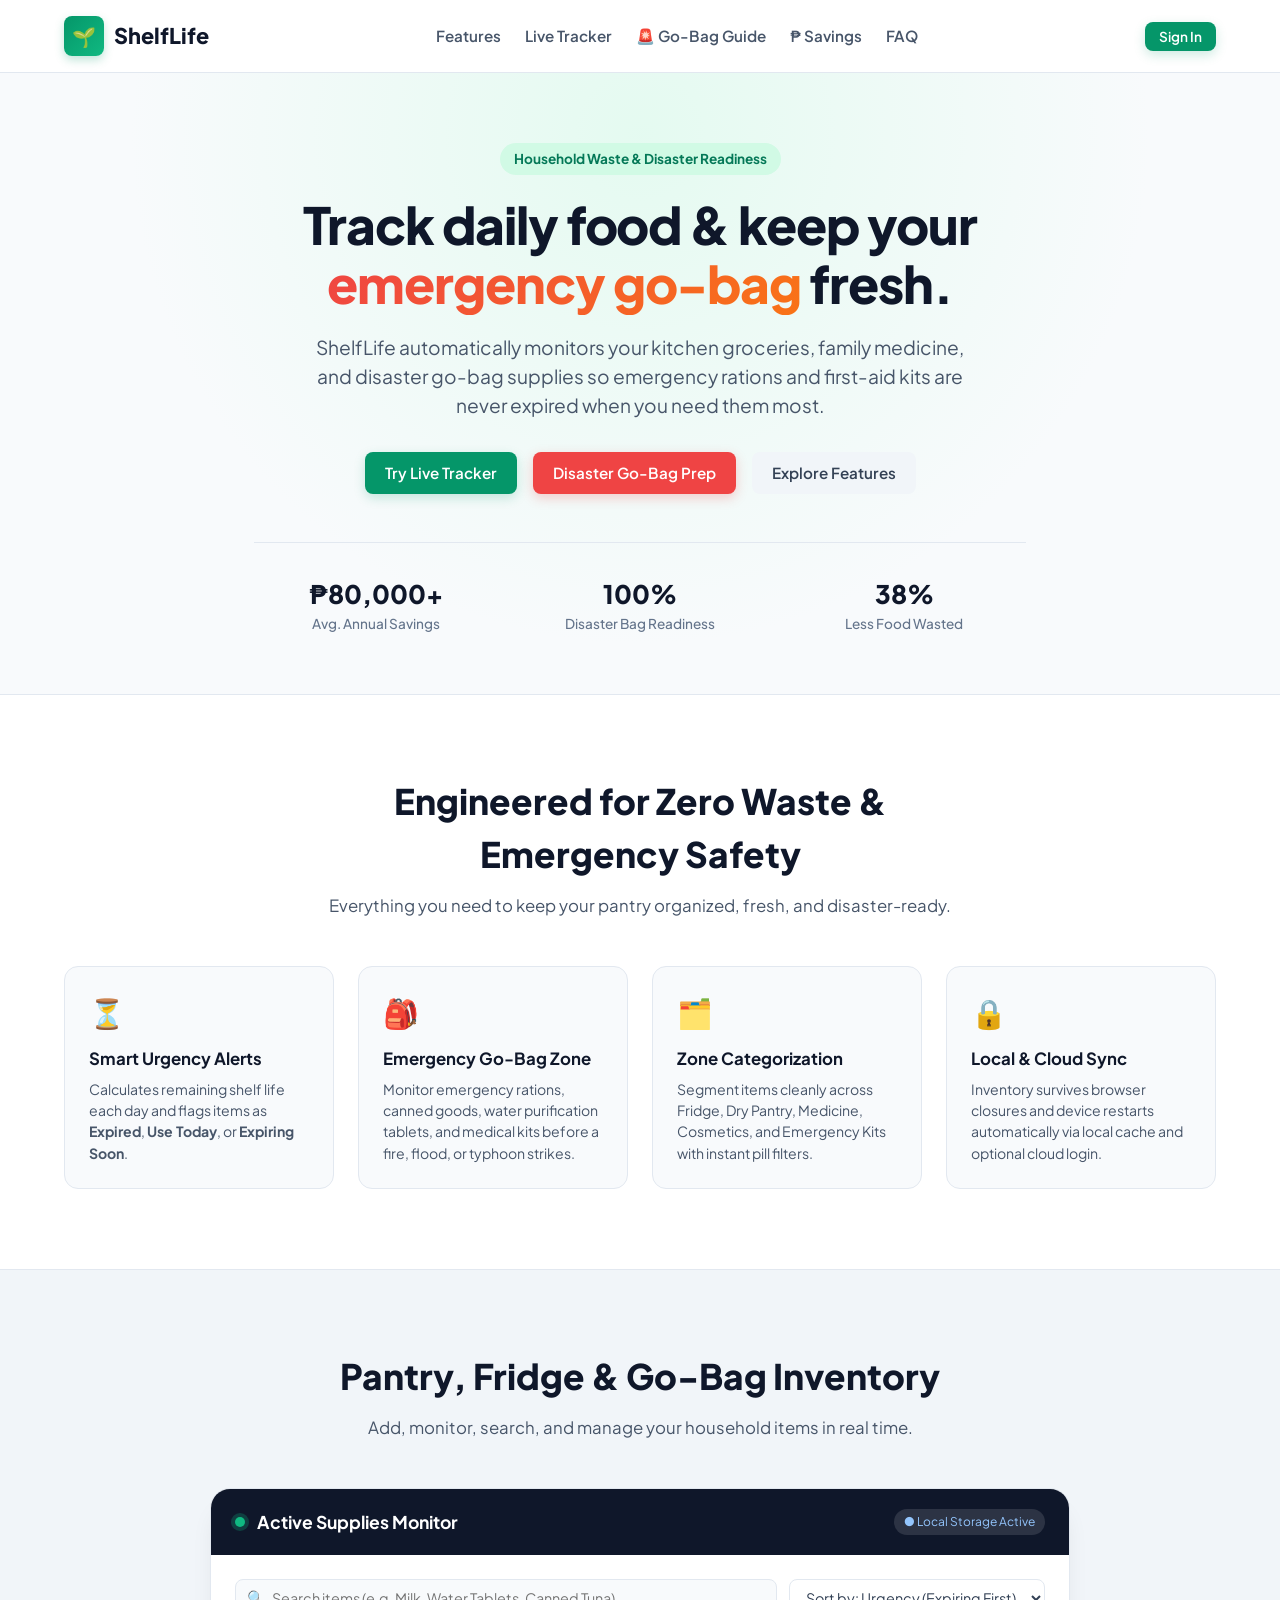
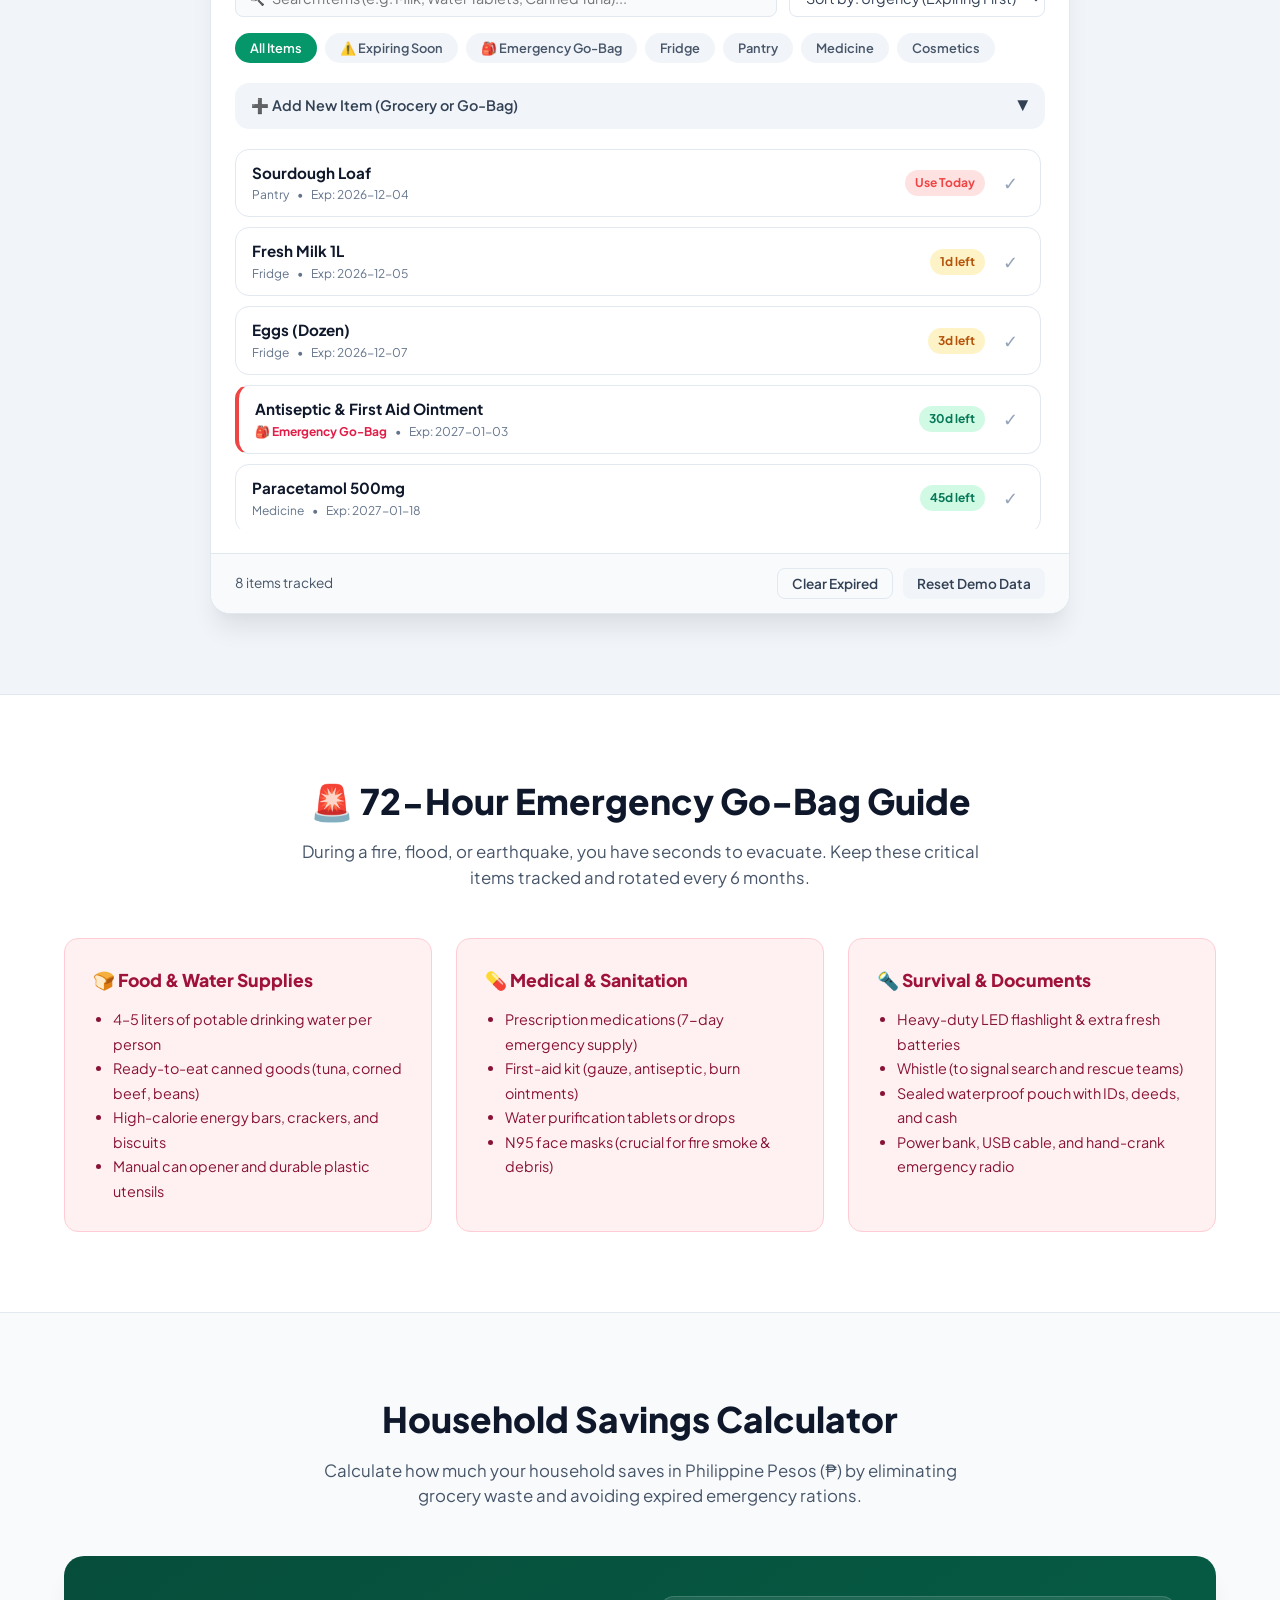
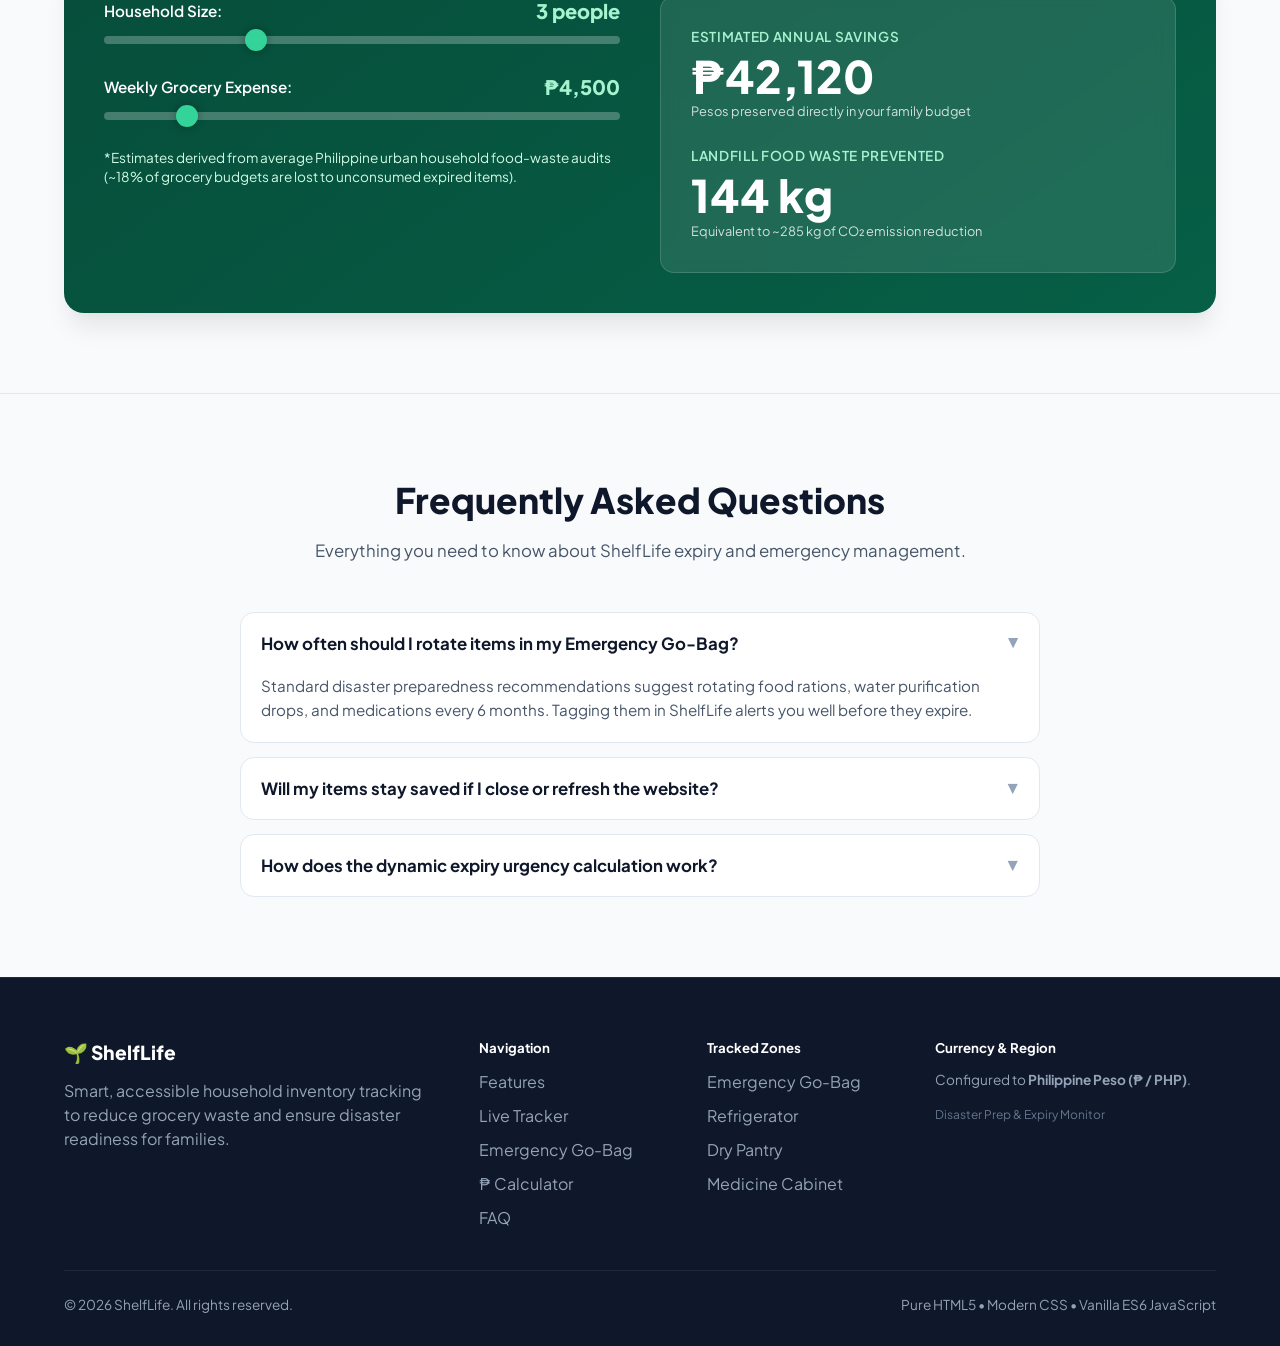
<file: index.html>
<!doctype html>
<html lang="en">
  <head>
    <meta charset="UTF-8" />
    <meta name="viewport" content="width=device-width, initial-scale=1.0" />
    <title>ShelfLife — Household Expiry & Disaster Prep Tracker</title>
    <link rel="stylesheet" href="style.css" />
    <link rel="preconnect" href="https://fonts.googleapis.com" />
    <link rel="preconnect" href="https://fonts.gstatic.com" />
    <link
      href="https://fonts.googleapis.com/css2?family=Plus+Jakarta+Sans:wght@400;500;600;700;800&display=swap"
      rel="stylesheet"
    />
  </head>
  <body>
    <!-- Top Navigation -->
    <header class="navbar">
      <div class="container nav-wrapper">
        <a href="#" class="brand">
          <div class="brand-icon">🌱</div>
          <span>ShelfLife</span>
        </a>

        <nav>
          <ul class="nav-links">
            <li><a href="#features" class="nav-link">Features</a></li>
            <li><a href="#tracker" class="nav-link">Live Tracker</a></li>
            <li><a href="#gobag" class="nav-link">🚨 Go-Bag Guide</a></li>
            <li><a href="#calculator" class="nav-link">₱ Savings</a></li>
            <li><a href="#faq" class="nav-link">FAQ</a></li>
          </ul>
        </nav>

        <div class="nav-actions">
          <div id="authContainer">
            <button
              class="btn btn-primary btn-sm"
              onclick="openAuthModal('signin')"
            >
              Sign In
            </button>
          </div>
        </div>
      </div>
    </header>

    <!-- Hero Section -->
    <section class="hero">
      <div class="container hero-content">
        <div class="hero-badge">
          <span> Household Waste & Disaster Readiness</span>
        </div>
        <h1 class="hero-title">
          Track daily food & keep your <span>emergency go-bag</span> fresh.
        </h1>
        <p class="hero-sub">
          ShelfLife automatically monitors your kitchen groceries, family
          medicine, and disaster go-bag supplies so emergency rations and
          first-aid kits are never expired when you need them most.
        </p>

        <div class="hero-ctas">
          <a href="#tracker" class="btn btn-primary">Try Live Tracker</a>
          <a href="#gobag" class="btn btn-danger">Disaster Go-Bag Prep</a>
          <a href="#features" class="btn btn-secondary">Explore Features</a>
        </div>

        <div class="stats-row">
          <div class="stat-card">
            <h4>₱80,000+</h4>
            <p>Avg. Annual Savings</p>
          </div>
          <div class="stat-card">
            <h4>100%</h4>
            <p>Disaster Bag Readiness</p>
          </div>
          <div class="stat-card">
            <h4>38%</h4>
            <p>Less Food Wasted</p>
          </div>
        </div>
      </div>
    </section>

    <!-- Dedicated Features Section -->
    <section class="features-section" id="features">
      <div class="container">
        <div class="section-head">
          <h2>Engineered for Zero Waste & Emergency Safety</h2>
          <p>
            Everything you need to keep your pantry organized, fresh, and
            disaster-ready.
          </p>
        </div>

        <div class="features-grid">
          <div class="feature-card">
            <div class="feature-icon">⏳</div>
            <h3>Smart Urgency Alerts</h3>
            <p>
              Calculates remaining shelf life each day and flags items as
              <strong>Expired</strong>, <strong>Use Today</strong>, or
              <strong>Expiring Soon</strong>.
            </p>
          </div>

          <div class="feature-card">
            <div class="feature-icon">🎒</div>
            <h3>Emergency Go-Bag Zone</h3>
            <p>
              Monitor emergency rations, canned goods, water purification
              tablets, and medical kits before a fire, flood, or typhoon
              strikes.
            </p>
          </div>

          <div class="feature-card">
            <div class="feature-icon">🗂️</div>
            <h3>Zone Categorization</h3>
            <p>
              Segment items cleanly across Fridge, Dry Pantry, Medicine,
              Cosmetics, and Emergency Kits with instant pill filters.
            </p>
          </div>

          <div class="feature-card">
            <div class="feature-icon">🔒</div>
            <h3>Local & Cloud Sync</h3>
            <p>
              Inventory survives browser closures and device restarts
              automatically via local cache and optional cloud login.
            </p>
          </div>
        </div>
      </div>
    </section>

    <!-- Dedicated Live Tracker Section -->
    <section class="tracker-section" id="tracker">
      <div class="container">
        <div class="section-head">
          <h2>Pantry, Fridge & Go-Bag Inventory</h2>
          <p>
            Add, monitor, search, and manage your household items in real time.
          </p>
        </div>

        <div class="tracker-wrapper">
          <div class="tracker-card">
            <div class="tracker-header">
              <div class="tracker-header-left">
                <div class="dot-pulse"></div>
                <h3>Active Supplies Monitor</h3>
              </div>
              <div class="sync-pill" id="syncStatusPill">
                <span>● Local Storage Active</span>
              </div>
            </div>

            <div class="tracker-body">
              <!-- Controls -->
              <div class="tracker-controls">
                <div class="search-filter-row">
                  <div class="search-box">
                    <span class="search-icon">🔍</span>
                    <input
                      type="text"
                      id="searchInput"
                      placeholder="Search items (e.g. Milk, Water Tablets, Canned Tuna)..."
                      oninput="renderItems()"
                    />
                  </div>
                  <select
                    id="sortSelect"
                    class="select-sort"
                    onchange="renderItems()"
                  >
                    <option value="urgency">
                      Sort by: Urgency (Expiring First)
                    </option>
                    <option value="name">Sort by: Name (A-Z)</option>
                    <option value="category">Sort by: Category</option>
                  </select>
                </div>

                <div class="filter-pills">
                  <button
                    class="filter-pill active"
                    onclick="setCategoryFilter('all', this)"
                  >
                    All Items
                  </button>
                  <button
                    class="filter-pill filter-pill-urgent"
                    onclick="setCategoryFilter('critical', this)"
                  >
                    ⚠️ Expiring Soon
                  </button>
                  <button
                    class="filter-pill filter-pill-gobag"
                    onclick="setCategoryFilter('gobag', this)"
                  >
                    🎒 Emergency Go-Bag
                  </button>
                  <button
                    class="filter-pill"
                    onclick="setCategoryFilter('fridge', this)"
                  >
                    Fridge
                  </button>
                  <button
                    class="filter-pill"
                    onclick="setCategoryFilter('pantry', this)"
                  >
                    Pantry
                  </button>
                  <button
                    class="filter-pill"
                    onclick="setCategoryFilter('medicine', this)"
                  >
                    Medicine
                  </button>
                  <button
                    class="filter-pill"
                    onclick="setCategoryFilter('cosmetics', this)"
                  >
                    Cosmetics
                  </button>
                </div>

                <!-- Collapsible Add Item Bar -->
                <div>
                  <div class="add-form-trigger" onclick="toggleAddForm()">
                    <span>➕ Add New Item (Grocery or Go-Bag)</span>
                    <span id="formChevron">▼</span>
                  </div>
                  <form
                    id="addItemForm"
                    class="drawer-form"
                    onsubmit="handleAddItem(event)"
                  >
                    <div class="drawer-grid">
                      <div class="input-group">
                        <label>Item Name</label>
                        <input
                          type="text"
                          id="itemNameInput"
                          placeholder="e.g., Water Purification Tablets / Canned Tuna"
                          required
                        />
                      </div>
                      <div class="input-group">
                        <label>Category</label>
                        <select id="itemCategorySelect">
                          <option value="gobag">🎒 Emergency Go-Bag</option>
                          <option value="fridge">Fridge</option>
                          <option value="pantry">Pantry</option>
                          <option value="medicine">Medicine</option>
                          <option value="cosmetics">Cosmetics</option>
                        </select>
                      </div>
                      <div class="input-group">
                        <label>Expiry / Rotation Date</label>
                        <input type="date" id="itemDateInput" required />
                      </div>
                      <div>
                        <button
                          type="submit"
                          class="btn btn-primary"
                          style="height: 38px"
                        >
                          Save Item
                        </button>
                      </div>
                    </div>
                  </form>
                </div>
              </div>

              <!-- Item Container -->
              <div
                class="items-container"
                id="itemsContainer"
                aria-live="polite"
              >
                <!-- Dynamically populated -->
              </div>
            </div>

            <div class="tracker-footer">
              <span id="itemsSummaryCount">0 items tracked</span>
              <div style="display: flex; gap: 10px">
                <button
                  class="btn btn-sm btn-outline"
                  onclick="consumeAllExpired()"
                  title="Batch action"
                >
                  Clear Expired
                </button>
                <button
                  class="btn btn-sm btn-secondary"
                  onclick="seedSampleData()"
                >
                  Reset Demo Data
                </button>
              </div>
            </div>
          </div>
        </div>
      </div>
    </section>

    <!-- Emergency Go-Bag Essentials Guide Section -->
    <section class="gobag-section" id="gobag">
      <div class="container">
        <div class="section-head">
          <h2>🚨 72-Hour Emergency Go-Bag Guide</h2>
          <p>
            During a fire, flood, or earthquake, you have seconds to evacuate.
            Keep these critical items tracked and rotated every 6 months.
          </p>
        </div>

        <div class="gobag-grid">
          <div class="gobag-box">
            <h4>🍞 Food & Water Supplies</h4>
            <ul>
              <li>4–5 liters of potable drinking water per person</li>
              <li>Ready-to-eat canned goods (tuna, corned beef, beans)</li>
              <li>High-calorie energy bars, crackers, and biscuits</li>
              <li>Manual can opener and durable plastic utensils</li>
            </ul>
          </div>

          <div class="gobag-box">
            <h4>💊 Medical & Sanitation</h4>
            <ul>
              <li>Prescription medications (7-day emergency supply)</li>
              <li>First-aid kit (gauze, antiseptic, burn ointments)</li>
              <li>Water purification tablets or drops</li>
              <li>N95 face masks (crucial for fire smoke & debris)</li>
            </ul>
          </div>

          <div class="gobag-box">
            <h4>🔦 Survival & Documents</h4>
            <ul>
              <li>Heavy-duty LED flashlight & extra fresh batteries</li>
              <li>Whistle (to signal search and rescue teams)</li>
              <li>Sealed waterproof pouch with IDs, deeds, and cash</li>
              <li>Power bank, USB cable, and hand-crank emergency radio</li>
            </ul>
          </div>
        </div>
      </div>
    </section>

    <!-- Money Saved Simulator (Philippine Peso) -->
    <section class="calc-section" id="calculator">
      <div class="container">
        <div class="section-head">
          <h2>Household Savings Calculator</h2>
          <p>
            Calculate how much your household saves in Philippine Pesos (₱) by
            eliminating grocery waste and avoiding expired emergency rations.
          </p>
        </div>

        <div class="calc-card">
          <div class="calc-sliders">
            <div class="calc-row">
              <div class="calc-label-val">
                <span>Household Size:</span>
                <span id="familySizeLabel">3 people</span>
              </div>
              <input
                type="range"
                id="familySizeSlider"
                min="1"
                max="8"
                value="3"
                oninput="updateCalculator()"
              />
            </div>

            <div class="calc-row">
              <div class="calc-label-val">
                <span>Weekly Grocery Expense:</span>
                <span id="spendLabel">₱4,500</span>
              </div>
              <input
                type="range"
                id="spendSlider"
                min="1000"
                max="25000"
                step="250"
                value="4500"
                oninput="updateCalculator()"
              />
            </div>

            <p style="font-size: 0.85rem; color: #d1fae5; line-height: 1.4">
              *Estimates derived from average Philippine urban household
              food-waste audits (~18% of grocery budgets are lost to unconsumed
              expired items).
            </p>
          </div>

          <div class="calc-results">
            <div class="result-box">
              <h4>Estimated Annual Savings</h4>
              <div class="big-number" id="annualSavingsVal">₱42,120</div>
              <small>Pesos preserved directly in your family budget</small>
            </div>

            <div class="result-box">
              <h4>Landfill Food Waste Prevented</h4>
              <div class="big-number" id="wasteDivertedVal">148 kg</div>
              <small>Equivalent to ~285 kg of CO₂ emission reduction</small>
            </div>
          </div>
        </div>
      </div>
    </section>

    <!-- FAQ Section -->
    <section class="faq-section" id="faq">
      <div class="container">
        <div class="section-head">
          <h2>Frequently Asked Questions</h2>
          <p>
            Everything you need to know about ShelfLife expiry and emergency
            management.
          </p>
        </div>

        <div class="faq-accordion">
          <div class="faq-item active">
            <button class="faq-question" onclick="toggleFaq(this)">
              <span
                >How often should I rotate items in my Emergency Go-Bag?</span
              >
              <span class="faq-chevron">▲</span>
            </button>
            <div class="faq-answer">
              Standard disaster preparedness recommendations suggest rotating
              food rations, water purification drops, and medications every 6
              months. Tagging them in ShelfLife alerts you well before they
              expire.
            </div>
          </div>

          <div class="faq-item">
            <button class="faq-question" onclick="toggleFaq(this)">
              <span
                >Will my items stay saved if I close or refresh the
                website?</span
              >
              <span class="faq-chevron">▼</span>
            </button>
            <div class="faq-answer">
              Yes! In Guest Mode, items automatically persist in your browser's
              <code>localStorage</code>. Signing into your account unlocks
              multi-device cloud synchronization.
            </div>
          </div>

          <div class="faq-item">
            <button class="faq-question" onclick="toggleFaq(this)">
              <span>How does the dynamic expiry urgency calculation work?</span>
              <span class="faq-chevron">▼</span>
            </button>
            <div class="faq-answer">
              ShelfLife calculates the remaining days between today's date and
              the item's expiration date. It automatically flags items as
              <strong>Expired</strong> (&le; 0 days),
              <strong>Use Today</strong> (0 days),
              <strong>Expiring Soon</strong> (&le; 3 days), or
              <strong>Fresh</strong> (&gt; 3 days)[cite: 1].
            </div>
          </div>
        </div>
      </div>
    </section>

    <!-- Footer -->
    <footer>
      <div class="container">
        <div class="footer-grid">
          <div class="footer-brand">
            <h4>🌱 ShelfLife</h4>
            <p>
              Smart, accessible household inventory tracking to reduce grocery
              waste and ensure disaster readiness for families.
            </p>
          </div>
          <div>
            <h5 style="color: var(--white); margin-bottom: 12px">Navigation</h5>
            <ul class="footer-links">
              <li><a href="#features">Features</a></li>
              <li><a href="#tracker">Live Tracker</a></li>
              <li><a href="#gobag">Emergency Go-Bag</a></li>
              <li><a href="#calculator">₱ Calculator</a></li>
              <li><a href="#faq">FAQ</a></li>
            </ul>
          </div>
          <div>
            <h5 style="color: var(--white); margin-bottom: 12px">
              Tracked Zones
            </h5>
            <ul class="footer-links">
              <li><a href="#tracker">Emergency Go-Bag</a></li>
              <li><a href="#tracker">Refrigerator</a></li>
              <li><a href="#tracker">Dry Pantry</a></li>
              <li><a href="#tracker">Medicine Cabinet</a></li>
            </ul>
          </div>
          <div>
            <h5 style="color: var(--white); margin-bottom: 12px">
              Currency & Region
            </h5>
            <p style="font-size: 0.85rem; margin-bottom: 10px">
              Configured to <strong>Philippine Peso (₱ / PHP)</strong>.
            </p>
            <span style="font-size: 0.75rem; color: var(--slate-500)"
              >Disaster Prep & Expiry Monitor</span
            >
          </div>
        </div>
        <div class="footer-bottom">
          <p>© 2026 ShelfLife. All rights reserved.</p>
          <p>Pure HTML5 • Modern CSS • Vanilla ES6 JavaScript</p>
        </div>
      </div>
    </footer>

    <!-- Sign In / Sign Up Modal -->
    <div
      class="modal-backdrop"
      id="authModal"
      onclick="closeModalOutside(event, 'authModal')"
    >
      <div class="modal-card">
        <div class="modal-header">
          <h3 id="authModalTitle">Sign In to ShelfLife</h3>
          <button class="modal-close" onclick="closeModal('authModal')">
            ✕
          </button>
        </div>
        <div class="modal-body">
          <form id="authForm" onsubmit="handleAuthSubmit(event)">
            <div style="margin-bottom: 14px">
              <label
                style="
                  display: block;
                  font-size: 0.8rem;
                  font-weight: 700;
                  margin-bottom: 4px;
                "
                >Email Address</label
              >
              <input
                type="email"
                id="authEmailInput"
                placeholder="name@domain.com"
                required
                style="
                  width: 100%;
                  padding: 10px;
                  border-radius: 6px;
                  border: 1px solid var(--slate-300);
                "
              />
            </div>
            <div style="margin-bottom: 20px">
              <label
                style="
                  display: block;
                  font-size: 0.8rem;
                  font-weight: 700;
                  margin-bottom: 4px;
                "
                >Password</label
              >
              <input
                type="password"
                id="authPassInput"
                placeholder="••••••••"
                required
                style="
                  width: 100%;
                  padding: 10px;
                  border-radius: 6px;
                  border: 1px solid var(--slate-300);
                "
              />
            </div>
            <button
              type="submit"
              class="btn btn-primary"
              style="width: 100%"
              id="authSubmitBtn"
            >
              Sign In
            </button>
          </form>
          <div style="text-align: center; margin-top: 16px">
            <a
              href="javascript:void(0)"
              onclick="toggleAuthMode()"
              id="authToggleLink"
              style="
                font-size: 0.85rem;
                color: var(--primary);
                font-weight: 600;
              "
              >Need an account? Create one</a
            >
          </div>
        </div>
      </div>
    </div>

    <!-- Non-blocking Toasts -->
    <div class="toast-container" id="toastContainer"></div>

    <script src="index.js"></script>
  </body>
</html>
</file>
<file: style.css>
:root {
  --primary: #059669;
  --primary-dark: #047857;
  --primary-light: #d1fae5;
  --accent: #10b981;
  --danger: #ef4444;
  --danger-dark: #dc2626;
  --danger-light: #fee2e2;
  --warning: #f59e0b;
  --warning-light: #fef3c7;
  --info: #3b82f6;
  --info-light: #dbeafe;
  --slate-900: #0f172a;
  --slate-800: #1e293b;
  --slate-700: #334155;
  --slate-600: #475569;
  --slate-500: #64748b;
  --slate-400: #94a3b8;
  --slate-200: #e2e8f0;
  --slate-100: #f1f5f9;
  --slate-50: #f8fafc;
  --white: #ffffff;
  --radius-sm: 8px;
  --radius-md: 14px;
  --radius-lg: 20px;
  --radius-full: 9999px;
  --shadow-sm: 0 1px 2px 0 rgba(0, 0, 0, 0.05);
  --shadow-md:
    0 4px 6px -1px rgba(0, 0, 0, 0.08), 0 2px 4px -2px rgba(0, 0, 0, 0.04);
  --shadow-lg:
    0 10px 15px -3px rgba(0, 0, 0, 0.08), 0 4px 6px -4px rgba(0, 0, 0, 0.03);
  --shadow-xl:
    0 20px 25px -5px rgba(0, 0, 0, 0.08), 0 8px 10px -6px rgba(0, 0, 0, 0.03);
  --transition: all 0.2s cubic-bezier(0.4, 0, 0.2, 1);
}

* {
  box-sizing: border-box;
  margin: 0;
  padding: 0;
}

html {
  scroll-behavior: smooth;
}

body {
  font-family:
    "Plus Jakarta Sans",
    -apple-system,
    BlinkMacSystemFont,
    "Segoe UI",
    Roboto,
    sans-serif;
  background-color: var(--slate-50);
  color: var(--slate-800);
  line-height: 1.5;
  overflow-x: hidden;
}

a {
  text-decoration: none;
  color: inherit;
}
button {
  cursor: pointer;
  border: none;
  font-family: inherit;
}
input,
select {
  font-family: inherit;
}

:focus-visible {
  outline: 2px solid var(--primary);
  outline-offset: 2px;
}

.container {
  max-width: 1200px;
  margin: 0 auto;
  padding: 0 24px;
}

/* Navbar */
.navbar {
  background: rgba(255, 255, 255, 0.95);
  backdrop-filter: blur(12px);
  position: sticky;
  top: 0;
  z-index: 50;
  border-bottom: 1px solid var(--slate-200);
  transition: var(--transition);
}
.nav-wrapper {
  display: flex;
  justify-content: space-between;
  align-items: center;
  height: 72px;
}
.brand {
  display: flex;
  align-items: center;
  gap: 10px;
  font-weight: 800;
  font-size: 1.35rem;
  color: var(--slate-900);
}
.brand-icon {
  background: linear-gradient(135deg, var(--primary), var(--accent));
  color: var(--white);
  width: 40px;
  height: 40px;
  border-radius: var(--radius-sm);
  display: flex;
  align-items: center;
  justify-content: center;
  font-size: 1.2rem;
  box-shadow: 0 4px 10px rgba(5, 150, 105, 0.25);
}
.nav-links {
  display: flex;
  gap: 24px;
  align-items: center;
  list-style: none;
}
.nav-link {
  font-weight: 600;
  font-size: 0.95rem;
  color: var(--slate-600);
  transition: var(--transition);
}
.nav-link:hover {
  color: var(--primary);
}

.nav-actions {
  display: flex;
  align-items: center;
  gap: 12px;
}

/* Buttons */
.btn {
  display: inline-flex;
  align-items: center;
  justify-content: center;
  gap: 8px;
  font-weight: 600;
  font-size: 0.95rem;
  padding: 10px 20px;
  border-radius: var(--radius-sm);
  transition: var(--transition);
}
.btn-sm {
  padding: 6px 14px;
  font-size: 0.85rem;
}
.btn-primary {
  background: var(--primary);
  color: var(--white);
  box-shadow: 0 4px 12px rgba(5, 150, 105, 0.2);
}
.btn-primary:hover {
  background: var(--primary-dark);
  transform: translateY(-1px);
}
.btn-danger {
  background: var(--danger);
  color: var(--white);
  box-shadow: 0 4px 12px rgba(239, 68, 68, 0.25);
}
.btn-danger:hover {
  background: var(--danger-dark);
  transform: translateY(-1px);
}
.btn-secondary {
  background: var(--slate-100);
  color: var(--slate-700);
}
.btn-secondary:hover {
  background: var(--slate-200);
  color: var(--slate-900);
}
.btn-outline {
  background: transparent;
  border: 1px solid var(--slate-200);
  color: var(--slate-700);
}
.btn-outline:hover {
  border-color: var(--primary);
  color: var(--primary);
}

/* User Profile Bar in Header */
.auth-profile {
  display: flex;
  align-items: center;
  gap: 10px;
  padding: 4px 8px 4px 4px;
  background: var(--slate-100);
  border-radius: var(--radius-full);
  border: 1px solid var(--slate-200);
}
.avatar-badge {
  width: 30px;
  height: 30px;
  border-radius: 50%;
  background: var(--primary);
  color: var(--white);
  display: flex;
  align-items: center;
  justify-content: center;
  font-size: 0.8rem;
  font-weight: 700;
}
.auth-email {
  font-size: 0.85rem;
  font-weight: 600;
  color: var(--slate-700);
  max-width: 140px;
  white-space: nowrap;
  overflow: hidden;
  text-overflow: ellipsis;
}

/* Hero Section */
.hero {
  padding: 70px 0 60px;
  background: radial-gradient(
    circle at 50% 10%,
    rgba(209, 250, 229, 0.5) 0%,
    transparent 60%
  );
  text-align: center;
}
.hero-content {
  max-width: 820px;
  margin: 0 auto;
}
.hero-badge {
  display: inline-flex;
  align-items: center;
  gap: 8px;
  padding: 6px 14px;
  background: var(--primary-light);
  color: var(--primary-dark);
  border-radius: var(--radius-full);
  font-size: 0.85rem;
  font-weight: 700;
  margin-bottom: 20px;
}
.hero-title {
  font-size: 3.2rem;
  font-weight: 800;
  line-height: 1.15;
  color: var(--slate-900);
  margin-bottom: 20px;
  letter-spacing: -0.02em;
}
.hero-title span {
  background: linear-gradient(135deg, var(--danger), #f97316);
  -webkit-background-clip: text;
  background-clip: text;
  -webkit-text-fill-color: transparent;
}
.hero-sub {
  font-size: 1.2rem;
  color: var(--slate-600);
  margin: 0 auto 32px;
  max-width: 660px;
}
.hero-ctas {
  display: flex;
  justify-content: center;
  flex-wrap: wrap;
  gap: 16px;
  margin-bottom: 48px;
}

/* Metrics Bar */
.stats-row {
  display: grid;
  grid-template-columns: repeat(3, 1fr);
  gap: 20px;
  padding-top: 32px;
  border-top: 1px solid var(--slate-200);
}
.stat-card h4 {
  font-size: 1.6rem;
  font-weight: 800;
  color: var(--slate-900);
}
.stat-card p {
  font-size: 0.85rem;
  color: var(--slate-500);
  font-weight: 500;
}

/* Dedicated Features Section */
.features-section {
  padding: 80px 0;
  background: var(--white);
  border-top: 1px solid var(--slate-200);
}
.section-head {
  text-align: center;
  max-width: 680px;
  margin: 0 auto 48px;
}
.section-head h2 {
  font-size: 2.2rem;
  font-weight: 800;
  color: var(--slate-900);
  margin-bottom: 12px;
}
.section-head p {
  font-size: 1.05rem;
  color: var(--slate-600);
}
.features-grid {
  display: grid;
  grid-template-columns: repeat(4, 1fr);
  gap: 24px;
}
.feature-card {
  background: var(--slate-50);
  border: 1px solid var(--slate-200);
  border-radius: var(--radius-md);
  padding: 24px;
  transition: var(--transition);
}
.feature-card:hover {
  transform: translateY(-3px);
  border-color: var(--primary);
  box-shadow: var(--shadow-md);
}
.feature-icon {
  font-size: 1.8rem;
  margin-bottom: 12px;
}
.feature-card h3 {
  font-size: 1.05rem;
  font-weight: 700;
  color: var(--slate-900);
  margin-bottom: 8px;
}
.feature-card p {
  font-size: 0.88rem;
  color: var(--slate-600);
  line-height: 1.5;
}

/* Dedicated Live Tracker Section */
.tracker-section {
  padding: 80px 0;
  background: var(--slate-100);
  border-top: 1px solid var(--slate-200);
}
.tracker-wrapper {
  max-width: 860px;
  margin: 0 auto;
}
.tracker-card {
  background: var(--white);
  border-radius: var(--radius-lg);
  box-shadow: var(--shadow-xl);
  border: 1px solid var(--slate-200);
  overflow: hidden;
  display: flex;
  flex-direction: column;
}
.tracker-header {
  padding: 20px 24px;
  background: var(--slate-900);
  color: var(--white);
  display: flex;
  justify-content: space-between;
  align-items: center;
}
.tracker-header-left {
  display: flex;
  align-items: center;
  gap: 12px;
}
.dot-pulse {
  width: 10px;
  height: 10px;
  border-radius: 50%;
  background: var(--accent);
  box-shadow: 0 0 0 4px rgba(16, 185, 129, 0.25);
}
.tracker-header h3 {
  font-size: 1.1rem;
  font-weight: 700;
}
.sync-pill {
  font-size: 0.75rem;
  background: rgba(255, 255, 255, 0.12);
  padding: 4px 10px;
  border-radius: var(--radius-full);
  color: #93c5fd;
  display: flex;
  align-items: center;
  gap: 6px;
}

.tracker-body {
  padding: 24px;
}

/* Controls: Add Bar, Filters, Sort */
.tracker-controls {
  display: flex;
  flex-direction: column;
  gap: 16px;
  margin-bottom: 20px;
}
.search-filter-row {
  display: flex;
  gap: 12px;
  flex-wrap: wrap;
}
.search-box {
  flex: 1;
  min-width: 180px;
  position: relative;
}
.search-box input {
  width: 100%;
  padding: 9px 12px 9px 36px;
  border-radius: var(--radius-sm);
  border: 1px solid var(--slate-200);
  font-size: 0.9rem;
  background: var(--slate-50);
}
.search-icon {
  position: absolute;
  left: 12px;
  top: 50%;
  transform: translateY(-50%);
  color: var(--slate-400);
  font-size: 0.9rem;
}
.select-sort {
  padding: 8px 12px;
  border-radius: var(--radius-sm);
  border: 1px solid var(--slate-200);
  font-size: 0.9rem;
  background: var(--white);
  color: var(--slate-700);
}

/* Category Pill Filters */
.filter-pills {
  display: flex;
  gap: 8px;
  overflow-x: auto;
  padding-bottom: 4px;
}
.filter-pill {
  padding: 6px 14px;
  border-radius: var(--radius-full);
  font-size: 0.8rem;
  font-weight: 600;
  background: var(--slate-100);
  color: var(--slate-600);
  border: 1px solid transparent;
  white-space: nowrap;
  transition: var(--transition);
}
.filter-pill:hover {
  background: var(--slate-200);
}
.filter-pill.active {
  background: var(--primary);
  color: var(--white);
}
.filter-pill-urgent.active {
  background: #d97706;
  color: var(--white);
}
.filter-pill-gobag.active {
  background: var(--danger);
  color: var(--white);
}

/* Quick Add Item Bar */
.add-form-trigger {
  display: flex;
  align-items: center;
  justify-content: space-between;
  padding: 12px 16px;
  background: var(--slate-100);
  border-radius: var(--radius-md);
  cursor: pointer;
  font-weight: 600;
  font-size: 0.9rem;
  color: var(--slate-700);
  transition: var(--transition);
}
.add-form-trigger:hover {
  background: #e2e8f0;
}
.drawer-form {
  display: none;
  background: var(--slate-50);
  padding: 16px;
  border-radius: var(--radius-md);
  margin-top: 10px;
  border: 1px solid var(--slate-200);
}
.drawer-form.open {
  display: block;
}
.drawer-grid {
  display: grid;
  grid-template-columns: 2fr 1.2fr 1.2fr auto;
  gap: 10px;
  align-items: flex-end;
}
.input-group label {
  display: block;
  font-size: 0.75rem;
  font-weight: 700;
  color: var(--slate-600);
  margin-bottom: 4px;
  text-transform: uppercase;
  letter-spacing: 0.04em;
}
.input-group input,
.input-group select {
  width: 100%;
  padding: 8px 10px;
  border-radius: var(--radius-sm);
  border: 1px solid var(--slate-300);
  font-size: 0.85rem;
  background: var(--white);
}

/* Item List */
.items-container {
  display: flex;
  flex-direction: column;
  gap: 10px;
  max-height: 380px;
  overflow-y: auto;
  padding-right: 4px;
}
.item-card {
  display: flex;
  align-items: center;
  justify-content: space-between;
  padding: 12px 16px;
  background: var(--white);
  border-radius: var(--radius-md);
  border: 1px solid var(--slate-200);
  transition: var(--transition);
}
.item-card:hover {
  border-color: var(--slate-400);
  box-shadow: var(--shadow-sm);
}
.item-card-gobag {
  border-left: 4px solid var(--danger);
}
.item-card-left {
  display: flex;
  align-items: center;
  gap: 12px;
}
.item-info h5 {
  font-size: 0.95rem;
  font-weight: 700;
  color: var(--slate-900);
}
.item-meta {
  font-size: 0.75rem;
  color: var(--slate-500);
  display: flex;
  gap: 8px;
  align-items: center;
  margin-top: 2px;
}
.item-card-right {
  display: flex;
  align-items: center;
  gap: 12px;
}

/* Badges */
.status-badge {
  font-size: 0.75rem;
  font-weight: 700;
  padding: 4px 10px;
  border-radius: var(--radius-full);
  white-space: nowrap;
}
.badge-danger {
  background: var(--danger-light);
  color: var(--danger);
}
.badge-warning {
  background: var(--warning-light);
  color: #b45309;
}
.badge-fresh {
  background: var(--primary-light);
  color: var(--primary-dark);
}
.badge-expired {
  background: #f1f5f9;
  color: #64748b;
  text-decoration: line-through;
}

.action-btn-icon {
  background: transparent;
  color: var(--slate-400);
  font-size: 1.1rem;
  padding: 6px;
  border-radius: var(--radius-sm);
  transition: var(--transition);
}
.action-btn-icon:hover {
  color: var(--danger);
  background: var(--danger-light);
}

.tracker-footer {
  padding: 14px 24px;
  background: var(--slate-50);
  border-top: 1px solid var(--slate-200);
  display: flex;
  justify-content: space-between;
  align-items: center;
  font-size: 0.85rem;
  color: var(--slate-600);
}

/* Emergency Go-Bag Guide Section */
.gobag-section {
  padding: 80px 0;
  background: var(--white);
  border-top: 1px solid var(--slate-200);
}
.gobag-grid {
  display: grid;
  grid-template-columns: repeat(3, 1fr);
  gap: 24px;
}
.gobag-box {
  background: #fff1f2;
  border: 1px solid #fecdd3;
  border-radius: var(--radius-md);
  padding: 28px;
}
.gobag-box h4 {
  font-size: 1.1rem;
  font-weight: 800;
  color: #9f1239;
  margin-bottom: 14px;
}
.gobag-box ul {
  padding-left: 20px;
  font-size: 0.9rem;
  color: #881337;
  line-height: 1.7;
}

/* Calculator Section */
.calc-section {
  padding: 80px 0;
  background: var(--slate-50);
  border-top: 1px solid var(--slate-200);
  border-bottom: 1px solid var(--slate-200);
}
.calc-card {
  background: linear-gradient(145deg, #064e3b, #065f46);
  border-radius: var(--radius-lg);
  padding: 40px;
  color: var(--white);
  display: grid;
  grid-template-columns: 1fr 1fr;
  gap: 40px;
  box-shadow: var(--shadow-xl);
}
.calc-sliders {
  display: flex;
  flex-direction: column;
  gap: 28px;
}
.calc-row {
  display: flex;
  flex-direction: column;
  gap: 10px;
}
.calc-label-val {
  display: flex;
  justify-content: space-between;
  align-items: center;
  font-size: 0.95rem;
  font-weight: 600;
}
.calc-label-val span:last-child {
  font-size: 1.25rem;
  font-weight: 800;
  color: #a7f3d0;
}
input[type="range"] {
  -webkit-appearance: none;
  appearance: none;
  width: 100%;
  height: 8px;
  border-radius: 4px;
  background: rgba(255, 255, 255, 0.25);
  outline: none;
}
input[type="range"]::-webkit-slider-thumb {
  -webkit-appearance: none;
  appearance: none;
  width: 22px;
  height: 22px;
  border-radius: 50%;
  background: #34d399;
  cursor: pointer;
  box-shadow: 0 0 10px rgba(0, 0, 0, 0.3);
}
input[type="range"]::-moz-range-thumb {
  width: 22px;
  height: 22px;
  border-radius: 50%;
  background: #34d399;
  cursor: pointer;
  border: none;
  box-shadow: 0 0 10px rgba(0, 0, 0, 0.3);
}

.calc-results {
  background: rgba(255, 255, 255, 0.1);
  backdrop-filter: blur(8px);
  border-radius: var(--radius-md);
  padding: 30px;
  border: 1px solid rgba(255, 255, 255, 0.15);
  display: flex;
  flex-direction: column;
  justify-content: center;
  gap: 24px;
}
.result-box h4 {
  font-size: 0.85rem;
  font-weight: 600;
  text-transform: uppercase;
  letter-spacing: 0.05em;
  color: #a7f3d0;
  margin-bottom: 6px;
}
.result-box .big-number {
  font-size: 2.8rem;
  font-weight: 800;
  line-height: 1;
  color: var(--white);
}
.result-box small {
  font-size: 0.8rem;
  color: rgba(255, 255, 255, 0.8);
}

/* FAQ Section */
.faq-section {
  padding: 80px 0;
}
.faq-accordion {
  max-width: 800px;
  margin: 0 auto;
  display: flex;
  flex-direction: column;
  gap: 14px;
}
.faq-item {
  background: var(--white);
  border: 1px solid var(--slate-200);
  border-radius: var(--radius-md);
  overflow: hidden;
}
.faq-question {
  width: 100%;
  padding: 20px;
  background: none;
  text-align: left;
  font-weight: 700;
  font-size: 1.05rem;
  color: var(--slate-900);
  display: flex;
  justify-content: space-between;
  align-items: center;
}
.faq-answer {
  display: none;
  padding: 0 20px 20px;
  color: var(--slate-600);
  font-size: 0.95rem;
  line-height: 1.6;
}
.faq-item.active .faq-answer {
  display: block;
}
.faq-item.active .faq-chevron {
  transform: rotate(180deg);
}
.faq-chevron {
  transition: var(--transition);
  font-size: 0.85rem;
  color: var(--slate-400);
}

/* Modals (Auth) */
.modal-backdrop {
  position: fixed;
  inset: 0;
  background: rgba(15, 23, 42, 0.6);
  backdrop-filter: blur(4px);
  z-index: 100;
  display: none;
  align-items: center;
  justify-content: center;
  padding: 20px;
}
.modal-backdrop.active {
  display: flex;
}
.modal-card {
  background: var(--white);
  border-radius: var(--radius-lg);
  width: 100%;
  max-width: 480px;
  box-shadow: var(--shadow-xl);
  overflow: hidden;
  animation: modalSlide 0.2s cubic-bezier(0.16, 1, 0.3, 1);
}
@keyframes modalSlide {
  from {
    opacity: 0;
    transform: translateY(16px);
  }
  to {
    opacity: 1;
    transform: translateY(0);
  }
}
.modal-header {
  padding: 20px 24px;
  border-bottom: 1px solid var(--slate-200);
  display: flex;
  justify-content: space-between;
  align-items: center;
}
.modal-header h3 {
  font-size: 1.2rem;
  font-weight: 800;
  color: var(--slate-900);
}
.modal-body {
  padding: 24px;
  overflow-y: auto;
}
.modal-close {
  background: none;
  font-size: 1.25rem;
  color: var(--slate-400);
  padding: 4px;
}
.modal-close:hover {
  color: var(--slate-800);
}

/* Toast */
.toast-container {
  position: fixed;
  bottom: 24px;
  right: 24px;
  z-index: 150;
  display: flex;
  flex-direction: column;
  gap: 10px;
}
.toast {
  background: var(--slate-900);
  color: var(--white);
  padding: 12px 18px;
  border-radius: var(--radius-md);
  box-shadow: var(--shadow-xl);
  display: flex;
  align-items: center;
  gap: 12px;
  font-size: 0.9rem;
  animation: toastIn 0.25s ease-out;
}
.toast-undo {
  background: rgba(255, 255, 255, 0.2);
  color: var(--white);
  padding: 4px 10px;
  border-radius: var(--radius-sm);
  font-size: 0.8rem;
  font-weight: 700;
}
@keyframes toastIn {
  from {
    transform: translateY(20px);
    opacity: 0;
  }
  to {
    transform: translateY(0);
    opacity: 1;
  }
}

/* Footer */
footer {
  background: var(--slate-900);
  color: var(--slate-400);
  padding: 60px 0 30px;
  border-top: 1px solid var(--slate-800);
}
.footer-grid {
  display: grid;
  grid-template-columns: 2fr 1fr 1fr 1.5fr;
  gap: 40px;
  margin-bottom: 40px;
}
.footer-brand h4 {
  color: var(--white);
  font-size: 1.2rem;
  font-weight: 800;
  margin-bottom: 12px;
}
.footer-links {
  list-style: none;
  display: flex;
  flex-direction: column;
  gap: 10px;
}
.footer-links a:hover {
  color: var(--white);
}
.footer-bottom {
  border-top: 1px solid var(--slate-800);
  padding-top: 24px;
  display: flex;
  justify-content: space-between;
  font-size: 0.85rem;
}

/* Responsive */
@media (max-width: 992px) {
  .features-grid {
    grid-template-columns: repeat(2, 1fr);
  }
  .gobag-grid {
    grid-template-columns: 1fr;
  }
  .calc-card {
    grid-template-columns: 1fr;
  }
  .footer-grid {
    grid-template-columns: 1fr 1fr;
  }
}
@media (max-width: 768px) {
  .nav-links {
    display: none;
  }
  .features-grid {
    grid-template-columns: 1fr;
  }
  .drawer-grid {
    grid-template-columns: 1fr;
  }
  .stats-row {
    grid-template-columns: 1fr;
  }
}
</file>
